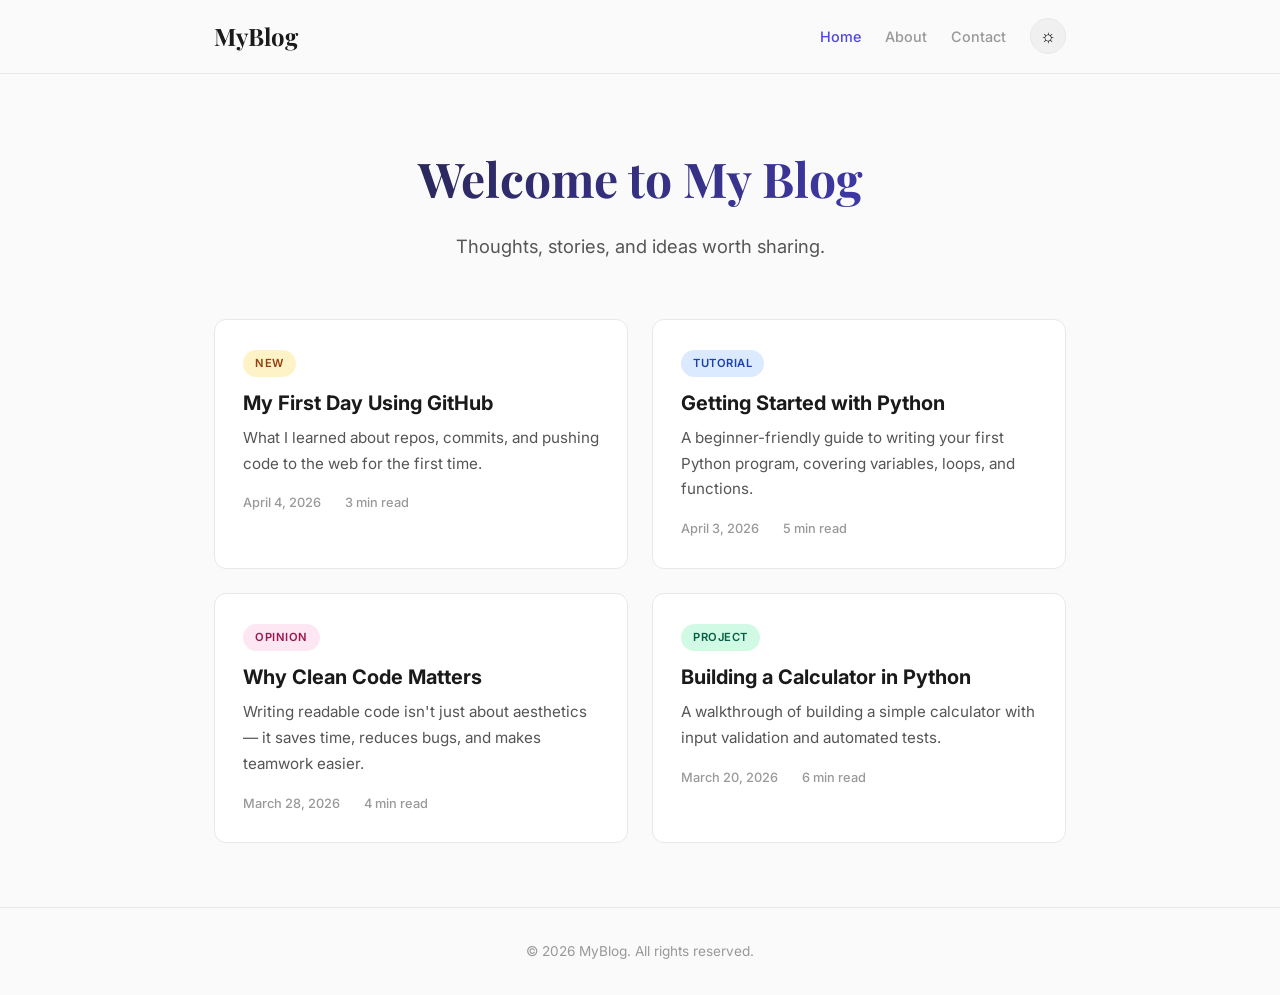
<file: index.html>
<!DOCTYPE html>
<html lang="en" data-theme="light">
<head>
    <meta charset="UTF-8">
    <meta name="viewport" content="width=device-width, initial-scale=1.0">
    <title>My Blog</title>
    <link rel="preconnect" href="https://fonts.googleapis.com">
    <link href="https://fonts.googleapis.com/css2?family=Inter:wght@400;500;600;700&family=Playfair+Display:wght@700&display=swap" rel="stylesheet">
    <link rel="stylesheet" href="style.css">
</head>
<body>
    <header>
        <nav>
            <a href="index.html" class="logo">MyBlog</a>
            <ul>
                <li><a href="index.html" class="active">Home</a></li>
                <li><a href="#">About</a></li>
                <li><a href="#">Contact</a></li>
                <li>
                    <button class="theme-toggle" aria-label="Toggle dark mode">
                        <span class="icon-sun">&#9788;</span>
                        <span class="icon-moon">&#9790;</span>
                    </button>
                </li>
            </ul>
        </nav>
    </header>

    <main>
        <section class="hero">
            <h1>Welcome to My Blog</h1>
            <p>Thoughts, stories, and ideas worth sharing.</p>
        </section>

        <section class="posts">
            <article class="post-card fade-in">
                <span class="tag tag-new">New</span>
                <h2><a href="post.html">My First Day Using GitHub</a></h2>
                <p>What I learned about repos, commits, and pushing code to the web for the first time.</p>
                <div class="post-meta">
                    <span>April 4, 2026</span>
                    <span>3 min read</span>
                </div>
            </article>

            <article class="post-card fade-in">
                <span class="tag tag-tutorial">Tutorial</span>
                <h2><a href="post.html">Getting Started with Python</a></h2>
                <p>A beginner-friendly guide to writing your first Python program, covering variables, loops, and functions.</p>
                <div class="post-meta">
                    <span>April 3, 2026</span>
                    <span>5 min read</span>
                </div>
            </article>

            <article class="post-card fade-in">
                <span class="tag tag-opinion">Opinion</span>
                <h2><a href="post.html">Why Clean Code Matters</a></h2>
                <p>Writing readable code isn't just about aesthetics — it saves time, reduces bugs, and makes teamwork easier.</p>
                <div class="post-meta">
                    <span>March 28, 2026</span>
                    <span>4 min read</span>
                </div>
            </article>

            <article class="post-card fade-in">
                <span class="tag tag-project">Project</span>
                <h2><a href="post.html">Building a Calculator in Python</a></h2>
                <p>A walkthrough of building a simple calculator with input validation and automated tests.</p>
                <div class="post-meta">
                    <span>March 20, 2026</span>
                    <span>6 min read</span>
                </div>
            </article>
        </section>
    </main>

    <footer>
        <p>&copy; 2026 MyBlog. All rights reserved.</p>
    </footer>

    <script src="script.js"></script>
</body>
</html>
</file>
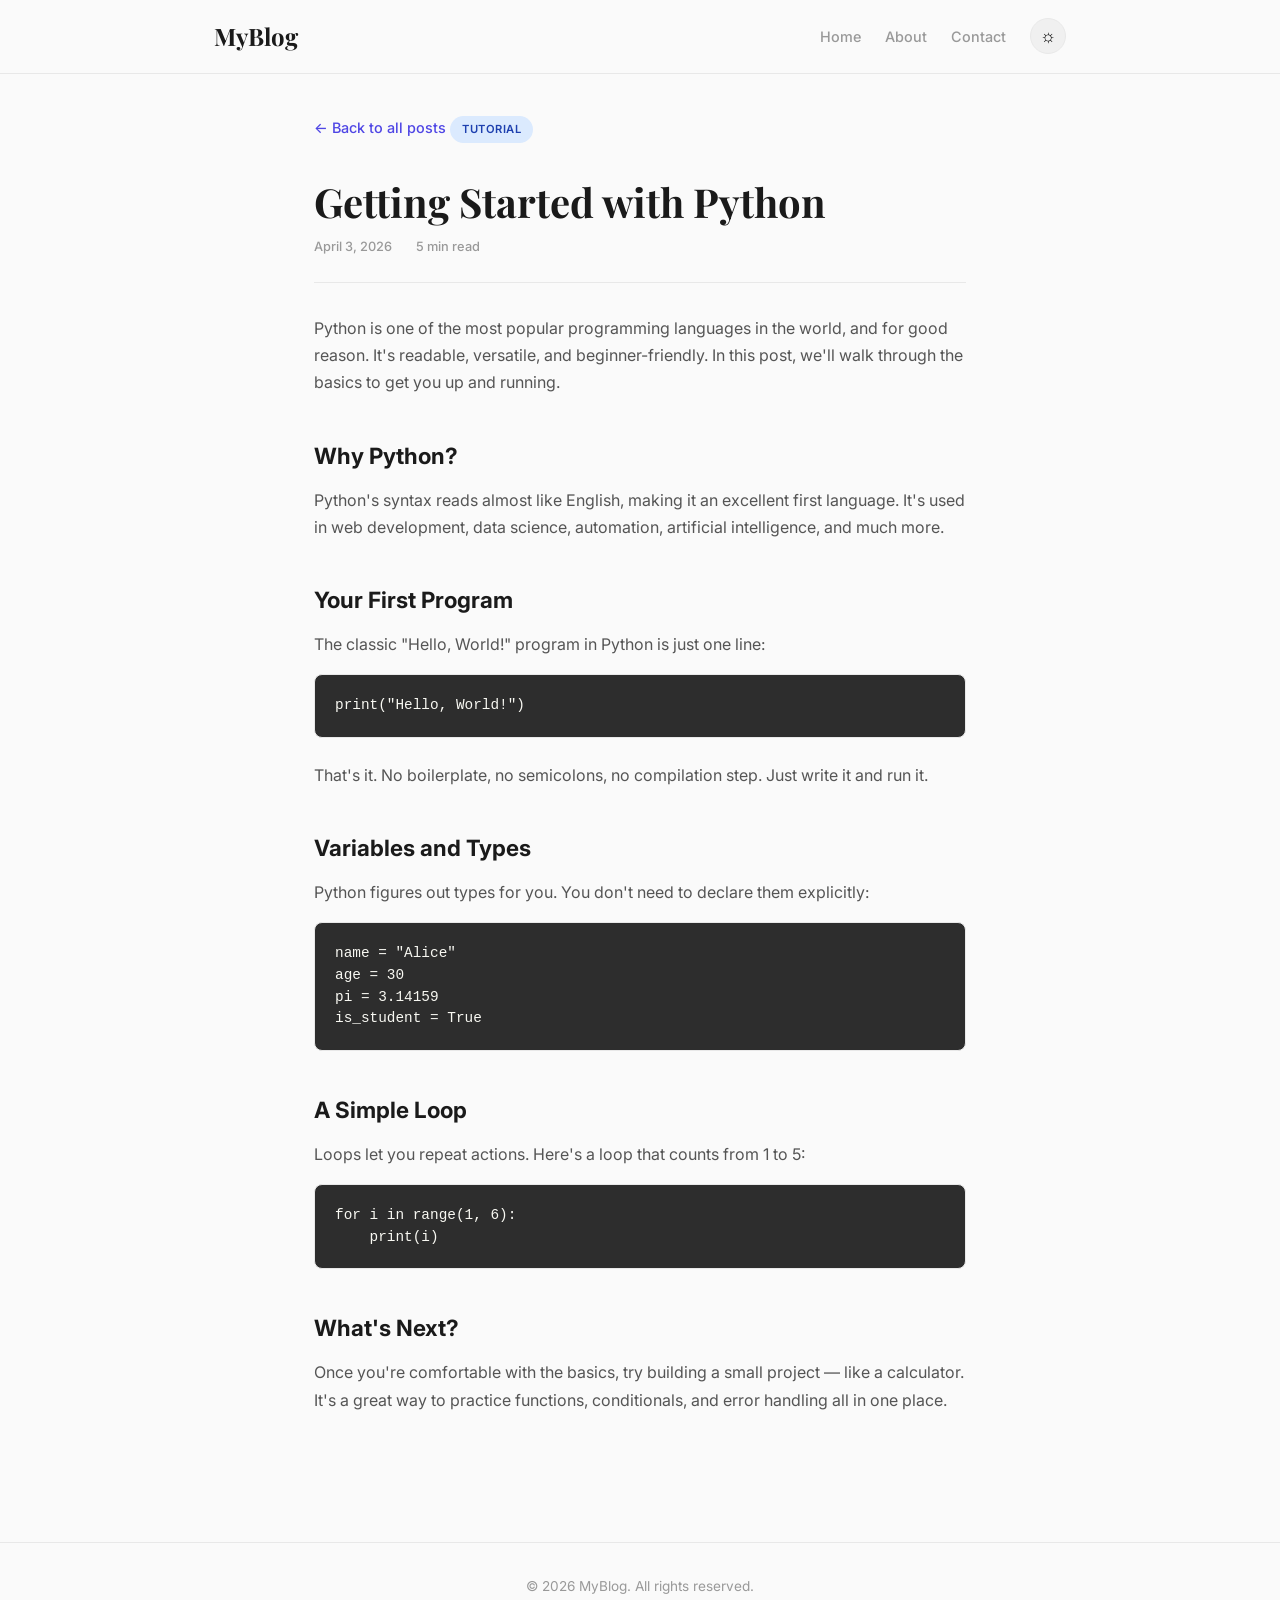
<file: post.html>
<!DOCTYPE html>
<html lang="en" data-theme="light">
<head>
    <meta charset="UTF-8">
    <meta name="viewport" content="width=device-width, initial-scale=1.0">
    <title>Getting Started with Python - MyBlog</title>
    <link rel="preconnect" href="https://fonts.googleapis.com">
    <link href="https://fonts.googleapis.com/css2?family=Inter:wght@400;500;600;700&family=Playfair+Display:wght@700&display=swap" rel="stylesheet">
    <link rel="stylesheet" href="style.css">
</head>
<body>
    <div class="progress-bar" id="progressBar"></div>

    <header>
        <nav>
            <a href="index.html" class="logo">MyBlog</a>
            <ul>
                <li><a href="index.html">Home</a></li>
                <li><a href="#">About</a></li>
                <li><a href="#">Contact</a></li>
                <li>
                    <button class="theme-toggle" aria-label="Toggle dark mode">
                        <span class="icon-sun">&#9788;</span>
                        <span class="icon-moon">&#9790;</span>
                    </button>
                </li>
            </ul>
        </nav>
    </header>

    <main>
        <article class="post-full fade-in">
            <a href="index.html" class="back-link">&larr; Back to all posts</a>
            <span class="tag tag-tutorial">Tutorial</span>
            <h1>Getting Started with Python</h1>
            <div class="post-meta">
                <span>April 3, 2026</span>
                <span>5 min read</span>
            </div>

            <p>Python is one of the most popular programming languages in the world, and for good reason. It's readable, versatile, and beginner-friendly. In this post, we'll walk through the basics to get you up and running.</p>

            <h2>Why Python?</h2>
            <p>Python's syntax reads almost like English, making it an excellent first language. It's used in web development, data science, automation, artificial intelligence, and much more.</p>

            <h2>Your First Program</h2>
            <p>The classic "Hello, World!" program in Python is just one line:</p>
            <pre><code>print("Hello, World!")</code></pre>
            <p>That's it. No boilerplate, no semicolons, no compilation step. Just write it and run it.</p>

            <h2>Variables and Types</h2>
            <p>Python figures out types for you. You don't need to declare them explicitly:</p>
            <pre><code>name = "Alice"
age = 30
pi = 3.14159
is_student = True</code></pre>

            <h2>A Simple Loop</h2>
            <p>Loops let you repeat actions. Here's a loop that counts from 1 to 5:</p>
            <pre><code>for i in range(1, 6):
    print(i)</code></pre>

            <h2>What's Next?</h2>
            <p>Once you're comfortable with the basics, try building a small project — like a calculator. It's a great way to practice functions, conditionals, and error handling all in one place.</p>
        </article>
    </main>

    <button class="back-to-top" id="backToTop" aria-label="Back to top">&#8593;</button>

    <footer>
        <p>&copy; 2026 MyBlog. All rights reserved.</p>
    </footer>

    <script src="script.js"></script>
</body>
</html>
</file>
<file: style.css>
/* Theme variables */
:root {
    --bg: #fafafa;
    --bg-card: #ffffff;
    --text: #1a1a1a;
    --text-secondary: #555;
    --text-muted: #999;
    --border: #e8e8e8;
    --shadow: rgba(0, 0, 0, 0.08);
    --accent: #4f46e5;
    --accent-hover: #4338ca;
    --tag-bg: #f0f0f0;
    --code-bg: #2d2d2d;
    --nav-bg: rgba(250, 250, 250, 0.9);
}

[data-theme="dark"] {
    --bg: #0f0f0f;
    --bg-card: #1a1a1a;
    --text: #e8e8e8;
    --text-secondary: #aaa;
    --text-muted: #777;
    --border: #2a2a2a;
    --shadow: rgba(0, 0, 0, 0.3);
    --accent: #818cf8;
    --accent-hover: #a5b4fc;
    --tag-bg: #2a2a2a;
    --code-bg: #1e1e1e;
    --nav-bg: rgba(15, 15, 15, 0.9);
}

* {
    margin: 0;
    padding: 0;
    box-sizing: border-box;
}

body {
    font-family: 'Inter', sans-serif;
    color: var(--text);
    background: var(--bg);
    line-height: 1.7;
    transition: background 0.3s, color 0.3s;
}

/* Progress Bar */
.progress-bar {
    position: fixed;
    top: 0;
    left: 0;
    height: 3px;
    background: linear-gradient(90deg, var(--accent), #ec4899);
    width: 0%;
    z-index: 1000;
    transition: width 0.1s;
}

/* Navigation */
header {
    position: sticky;
    top: 0;
    background: var(--nav-bg);
    backdrop-filter: blur(12px);
    border-bottom: 1px solid var(--border);
    z-index: 100;
}

nav {
    max-width: 900px;
    margin: 0 auto;
    padding: 1rem 1.5rem;
    display: flex;
    justify-content: space-between;
    align-items: center;
}

.logo {
    font-family: 'Playfair Display', serif;
    font-size: 1.5rem;
    font-weight: 700;
    color: var(--text);
    text-decoration: none;
    transition: color 0.2s;
}

nav ul {
    list-style: none;
    display: flex;
    gap: 1.5rem;
    align-items: center;
}

nav a {
    text-decoration: none;
    color: var(--text-muted);
    font-size: 0.9rem;
    font-weight: 500;
    transition: color 0.2s;
}

nav a:hover,
nav a.active {
    color: var(--accent);
}

/* Theme Toggle */
.theme-toggle {
    background: var(--tag-bg);
    border: 1px solid var(--border);
    border-radius: 50%;
    width: 36px;
    height: 36px;
    cursor: pointer;
    display: flex;
    align-items: center;
    justify-content: center;
    font-size: 1.1rem;
    transition: background 0.2s, transform 0.2s;
}

.theme-toggle:hover {
    transform: scale(1.1);
}

[data-theme="light"] .icon-moon { display: none; }
[data-theme="dark"] .icon-sun { display: none; }
[data-theme="dark"] .icon-moon { display: inline; }

/* Hero */
.hero {
    text-align: center;
    padding: 4rem 1.5rem 2.5rem;
}

.hero h1 {
    font-family: 'Playfair Display', serif;
    font-size: 3rem;
    margin-bottom: 0.75rem;
    background: linear-gradient(135deg, var(--text), var(--accent));
    -webkit-background-clip: text;
    -webkit-text-fill-color: transparent;
    background-clip: text;
}

.hero p {
    color: var(--text-secondary);
    font-size: 1.15rem;
    max-width: 500px;
    margin: 0 auto;
}

/* Post Cards - Grid */
.posts {
    max-width: 900px;
    margin: 0 auto;
    padding: 1rem 1.5rem;
    display: grid;
    grid-template-columns: repeat(2, 1fr);
    gap: 1.5rem;
}

.post-card {
    background: var(--bg-card);
    border: 1px solid var(--border);
    border-radius: 12px;
    padding: 1.75rem;
    transition: transform 0.25s, box-shadow 0.25s;
}

.post-card:hover {
    transform: translateY(-4px);
    box-shadow: 0 12px 32px var(--shadow);
}

/* Colored Tags */
.tag {
    display: inline-block;
    font-size: 0.7rem;
    font-family: 'Inter', sans-serif;
    font-weight: 600;
    padding: 0.25rem 0.75rem;
    border-radius: 20px;
    text-transform: uppercase;
    letter-spacing: 0.05em;
    margin-bottom: 0.75rem;
}

.tag-new {
    background: #fef3c7;
    color: #92400e;
}

[data-theme="dark"] .tag-new {
    background: #78350f;
    color: #fef3c7;
}

.tag-tutorial {
    background: #dbeafe;
    color: #1e40af;
}

[data-theme="dark"] .tag-tutorial {
    background: #1e3a5f;
    color: #93c5fd;
}

.tag-opinion {
    background: #fce7f3;
    color: #9d174d;
}

[data-theme="dark"] .tag-opinion {
    background: #5b1a3a;
    color: #f9a8d4;
}

.tag-project {
    background: #d1fae5;
    color: #065f46;
}

[data-theme="dark"] .tag-project {
    background: #064e3b;
    color: #6ee7b7;
}

.post-card h2 {
    font-size: 1.25rem;
    margin-bottom: 0.5rem;
    line-height: 1.4;
}

.post-card h2 a {
    color: var(--text);
    text-decoration: none;
    transition: color 0.2s;
}

.post-card h2 a:hover {
    color: var(--accent);
}

.post-card p {
    color: var(--text-secondary);
    font-size: 0.95rem;
    margin-bottom: 1rem;
}

.post-meta {
    display: flex;
    gap: 1.5rem;
    color: var(--text-muted);
    font-size: 0.8rem;
    font-weight: 500;
}

/* Full Post */
.post-full {
    max-width: 700px;
    margin: 0 auto;
    padding: 2.5rem 1.5rem 4rem;
}

.back-link {
    display: inline-block;
    color: var(--accent);
    text-decoration: none;
    font-size: 0.9rem;
    font-weight: 500;
    margin-bottom: 1.5rem;
    transition: color 0.2s;
}

.back-link:hover {
    color: var(--accent-hover);
}

.post-full h1 {
    font-family: 'Playfair Display', serif;
    font-size: 2.5rem;
    margin: 0.75rem 0 0.5rem;
    line-height: 1.3;
}

.post-full .post-meta {
    margin-bottom: 2rem;
    padding-bottom: 1.5rem;
    border-bottom: 1px solid var(--border);
}

.post-full h2 {
    font-size: 1.4rem;
    margin: 2.5rem 0 0.75rem;
}

.post-full p {
    margin-bottom: 1rem;
    color: var(--text-secondary);
}

pre {
    background: var(--code-bg);
    color: #f8f8f2;
    padding: 1.25rem;
    border-radius: 8px;
    overflow-x: auto;
    margin: 1rem 0 1.5rem;
    font-size: 0.9rem;
    line-height: 1.5;
    border: 1px solid var(--border);
}

code {
    font-family: 'Consolas', 'Courier New', monospace;
}

/* Back to Top */
.back-to-top {
    position: fixed;
    bottom: 2rem;
    right: 2rem;
    width: 44px;
    height: 44px;
    border-radius: 50%;
    background: var(--accent);
    color: white;
    border: none;
    font-size: 1.2rem;
    cursor: pointer;
    opacity: 0;
    transform: translateY(20px);
    transition: opacity 0.3s, transform 0.3s, background 0.2s;
    z-index: 50;
}

.back-to-top.visible {
    opacity: 1;
    transform: translateY(0);
}

.back-to-top:hover {
    background: var(--accent-hover);
}

/* Scroll Animations */
.fade-in {
    opacity: 0;
    transform: translateY(24px);
    transition: opacity 0.6s ease, transform 0.6s ease;
}

.fade-in.visible {
    opacity: 1;
    transform: translateY(0);
}

/* Footer */
footer {
    text-align: center;
    padding: 2rem 1.5rem;
    color: var(--text-muted);
    font-size: 0.85rem;
    border-top: 1px solid var(--border);
    margin-top: 3rem;
}

/* Responsive */
@media (max-width: 650px) {
    .hero h1 {
        font-size: 2rem;
    }

    .posts {
        grid-template-columns: 1fr;
    }

    .post-card {
        padding: 1.5rem;
    }

    nav {
        flex-direction: column;
        gap: 0.75rem;
    }

    .post-full h1 {
        font-size: 1.8rem;
    }
}
</file>
